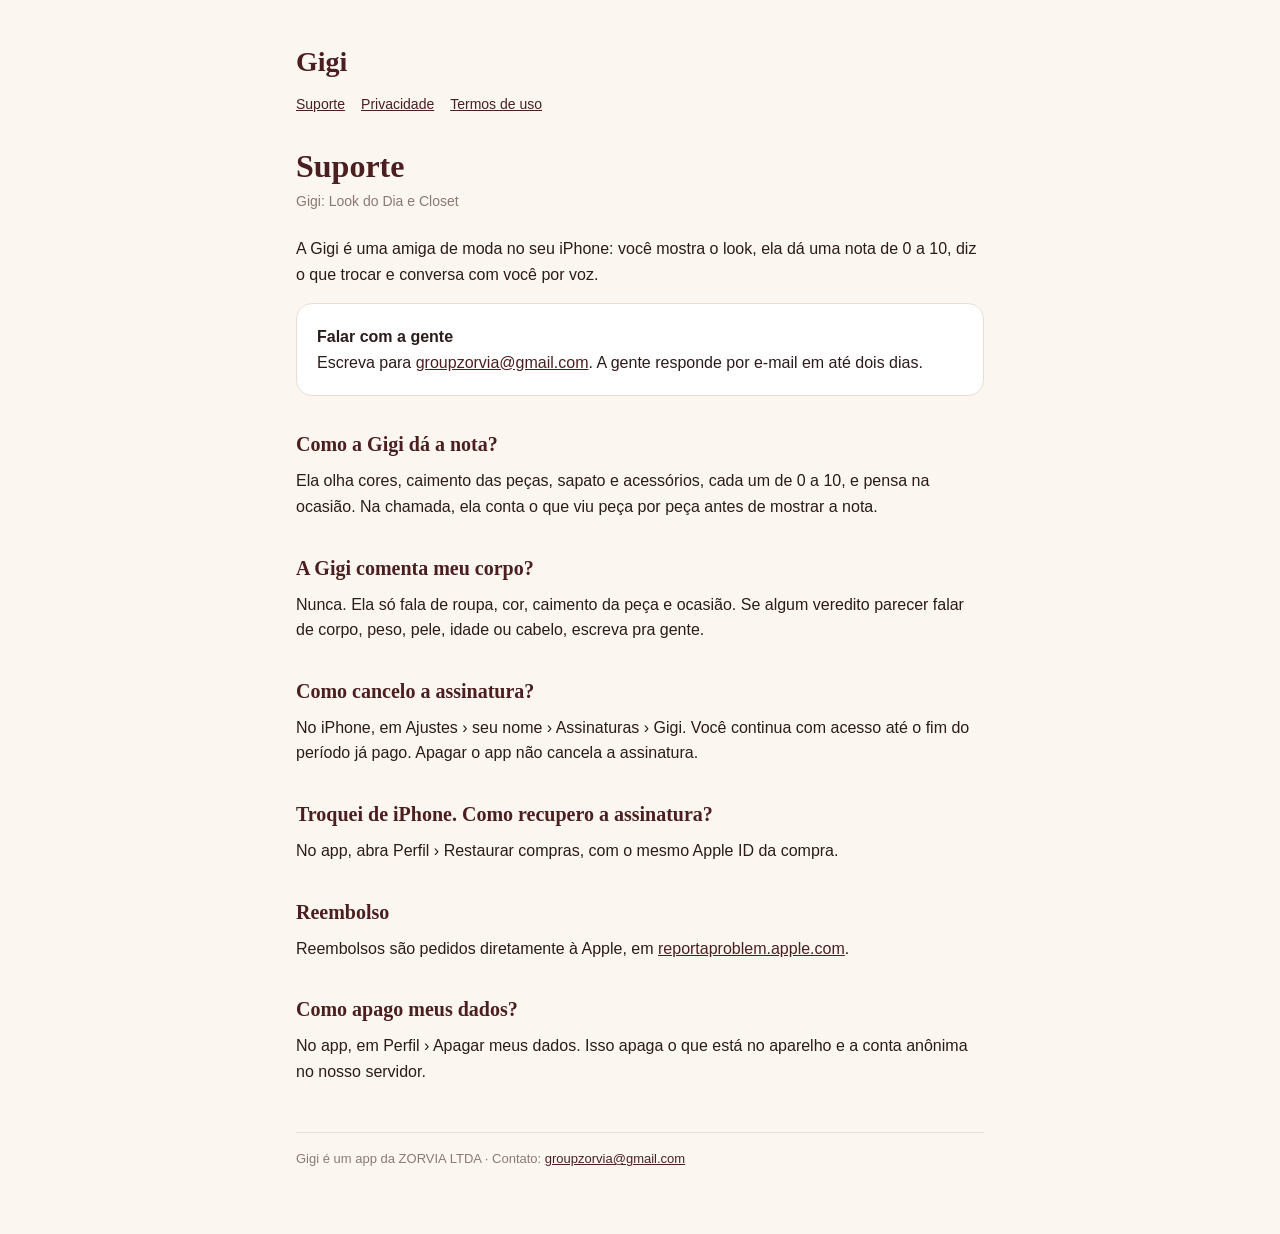
<file: index.html>
<!doctype html>
<html lang="pt-BR"><head><meta charset="utf-8"><meta name="viewport" content="width=device-width, initial-scale=1"><title>Gigi — Suporte</title><link rel="stylesheet" href="style.css"></head><body><main><header><a href="./">Gigi</a></header><nav><a href="./">Suporte</a><a href="privacidade.html">Privacidade</a><a href="termos.html">Termos de uso</a></nav>
<h1>Suporte</h1>
<p class="updated">Gigi: Look do Dia e Closet</p>
<p>A Gigi é uma amiga de moda no seu iPhone: você mostra o look, ela dá uma nota de 0 a 10, diz o que trocar e conversa com você por voz.</p>
<div class="card"><strong>Falar com a gente</strong><br>Escreva para <a href="mailto:groupzorvia@gmail.com">groupzorvia@gmail.com</a>. A gente responde por e-mail em até dois dias.</div>
<h2>Como a Gigi dá a nota?</h2>
<p>Ela olha cores, caimento das peças, sapato e acessórios, cada um de 0 a 10, e pensa na ocasião. Na chamada, ela conta o que viu peça por peça antes de mostrar a nota.</p>
<h2>A Gigi comenta meu corpo?</h2>
<p>Nunca. Ela só fala de roupa, cor, caimento da peça e ocasião. Se algum veredito parecer falar de corpo, peso, pele, idade ou cabelo, escreva pra gente.</p>
<h2>Como cancelo a assinatura?</h2>
<p>No iPhone, em Ajustes › seu nome › Assinaturas › Gigi. Você continua com acesso até o fim do período já pago. Apagar o app não cancela a assinatura.</p>
<h2>Troquei de iPhone. Como recupero a assinatura?</h2>
<p>No app, abra Perfil › Restaurar compras, com o mesmo Apple ID da compra.</p>
<h2>Reembolso</h2>
<p>Reembolsos são pedidos diretamente à Apple, em <a href="https://reportaproblem.apple.com">reportaproblem.apple.com</a>.</p>
<h2>Como apago meus dados?</h2>
<p>No app, em Perfil › Apagar meus dados. Isso apaga o que está no aparelho e a conta anônima no nosso servidor.</p>
<footer>Gigi é um app da ZORVIA LTDA · Contato: <a href="mailto:groupzorvia@gmail.com">groupzorvia@gmail.com</a></footer></main></body></html>
</file>
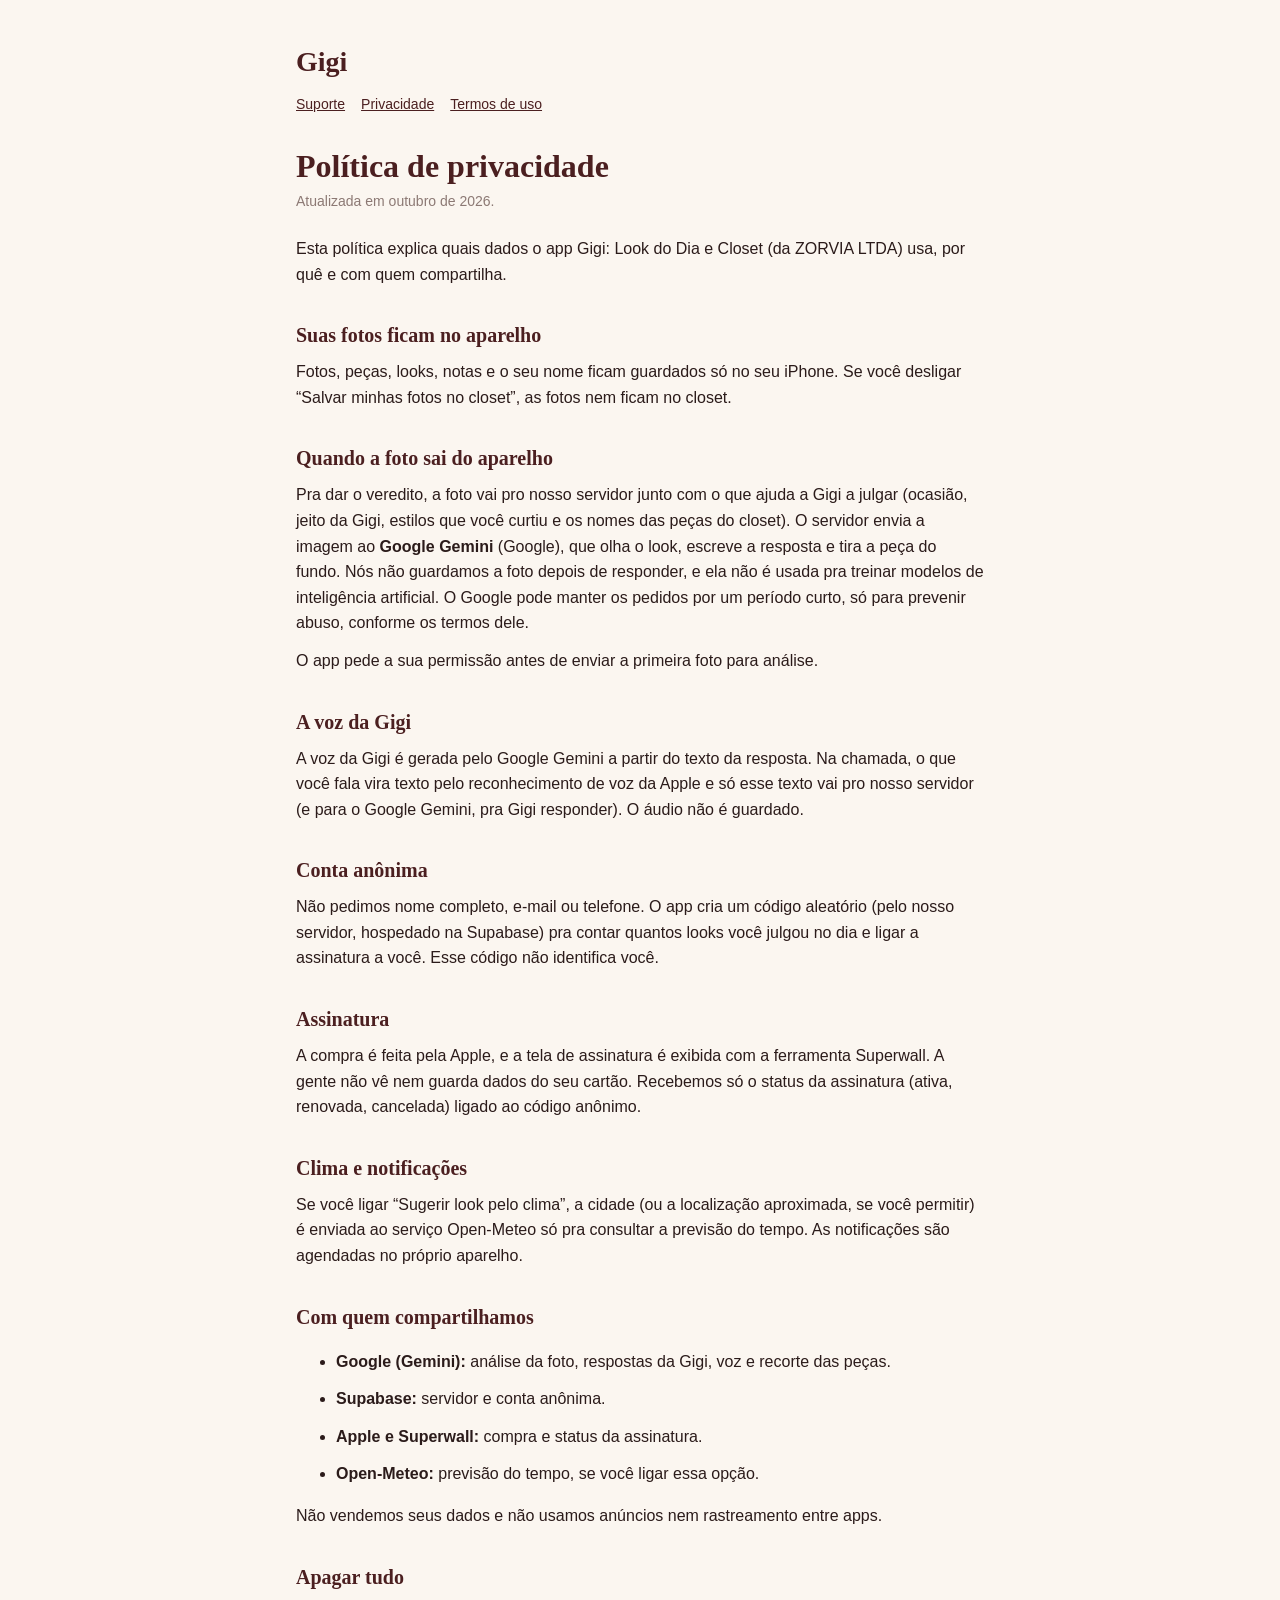
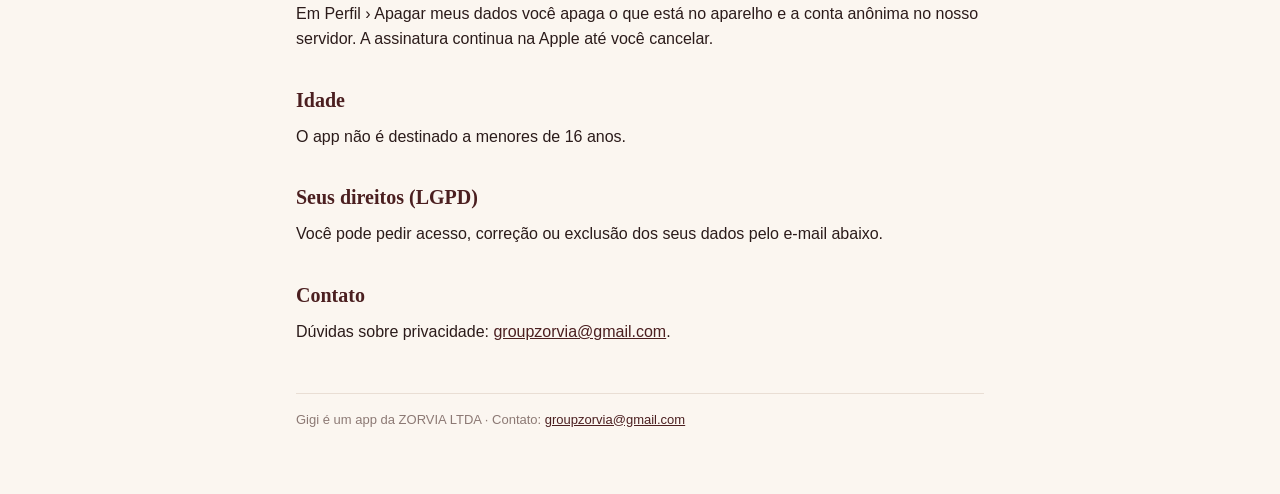
<file: privacidade.html>
<!doctype html>
<html lang="pt-BR"><head><meta charset="utf-8"><meta name="viewport" content="width=device-width, initial-scale=1"><title>Gigi — Política de privacidade</title><link rel="stylesheet" href="style.css"></head><body><main><header><a href="./">Gigi</a></header><nav><a href="./">Suporte</a><a href="privacidade.html">Privacidade</a><a href="termos.html">Termos de uso</a></nav>
<h1>Política de privacidade</h1>
<p class="updated">Atualizada em outubro de 2026.</p>
<p>Esta política explica quais dados o app Gigi: Look do Dia e Closet (da ZORVIA LTDA) usa, por quê e com quem compartilha.</p>
<h2>Suas fotos ficam no aparelho</h2>
<p>Fotos, peças, looks, notas e o seu nome ficam guardados só no seu iPhone. Se você desligar “Salvar minhas fotos no closet”, as fotos nem ficam no closet.</p>
<h2>Quando a foto sai do aparelho</h2>
<p>Pra dar o veredito, a foto vai pro nosso servidor junto com o que ajuda a Gigi a julgar (ocasião, jeito da Gigi, estilos que você curtiu e os nomes das peças do closet). O servidor envia a imagem ao <strong>Google Gemini</strong> (Google), que olha o look, escreve a resposta e tira a peça do fundo. Nós não guardamos a foto depois de responder, e ela não é usada pra treinar modelos de inteligência artificial. O Google pode manter os pedidos por um período curto, só para prevenir abuso, conforme os termos dele.</p>
<p>O app pede a sua permissão antes de enviar a primeira foto para análise.</p>
<h2>A voz da Gigi</h2>
<p>A voz da Gigi é gerada pelo Google Gemini a partir do texto da resposta. Na chamada, o que você fala vira texto pelo reconhecimento de voz da Apple e só esse texto vai pro nosso servidor (e para o Google Gemini, pra Gigi responder). O áudio não é guardado.</p>
<h2>Conta anônima</h2>
<p>Não pedimos nome completo, e-mail ou telefone. O app cria um código aleatório (pelo nosso servidor, hospedado na Supabase) pra contar quantos looks você julgou no dia e ligar a assinatura a você. Esse código não identifica você.</p>
<h2>Assinatura</h2>
<p>A compra é feita pela Apple, e a tela de assinatura é exibida com a ferramenta Superwall. A gente não vê nem guarda dados do seu cartão. Recebemos só o status da assinatura (ativa, renovada, cancelada) ligado ao código anônimo.</p>
<h2>Clima e notificações</h2>
<p>Se você ligar “Sugerir look pelo clima”, a cidade (ou a localização aproximada, se você permitir) é enviada ao serviço Open-Meteo só pra consultar a previsão do tempo. As notificações são agendadas no próprio aparelho.</p>
<h2>Com quem compartilhamos</h2>
<ul>
<li><strong>Google (Gemini):</strong> análise da foto, respostas da Gigi, voz e recorte das peças.</li>
<li><strong>Supabase:</strong> servidor e conta anônima.</li>
<li><strong>Apple e Superwall:</strong> compra e status da assinatura.</li>
<li><strong>Open-Meteo:</strong> previsão do tempo, se você ligar essa opção.</li>
</ul>
<p>Não vendemos seus dados e não usamos anúncios nem rastreamento entre apps.</p>
<h2>Apagar tudo</h2>
<p>Em Perfil › Apagar meus dados você apaga o que está no aparelho e a conta anônima no nosso servidor. A assinatura continua na Apple até você cancelar.</p>
<h2>Idade</h2>
<p>O app não é destinado a menores de 16 anos.</p>
<h2>Seus direitos (LGPD)</h2>
<p>Você pode pedir acesso, correção ou exclusão dos seus dados pelo e-mail abaixo.</p>
<h2>Contato</h2>
<p>Dúvidas sobre privacidade: <a href="mailto:groupzorvia@gmail.com">groupzorvia@gmail.com</a>.</p>
<footer>Gigi é um app da ZORVIA LTDA · Contato: <a href="mailto:groupzorvia@gmail.com">groupzorvia@gmail.com</a></footer></main></body></html>
</file>
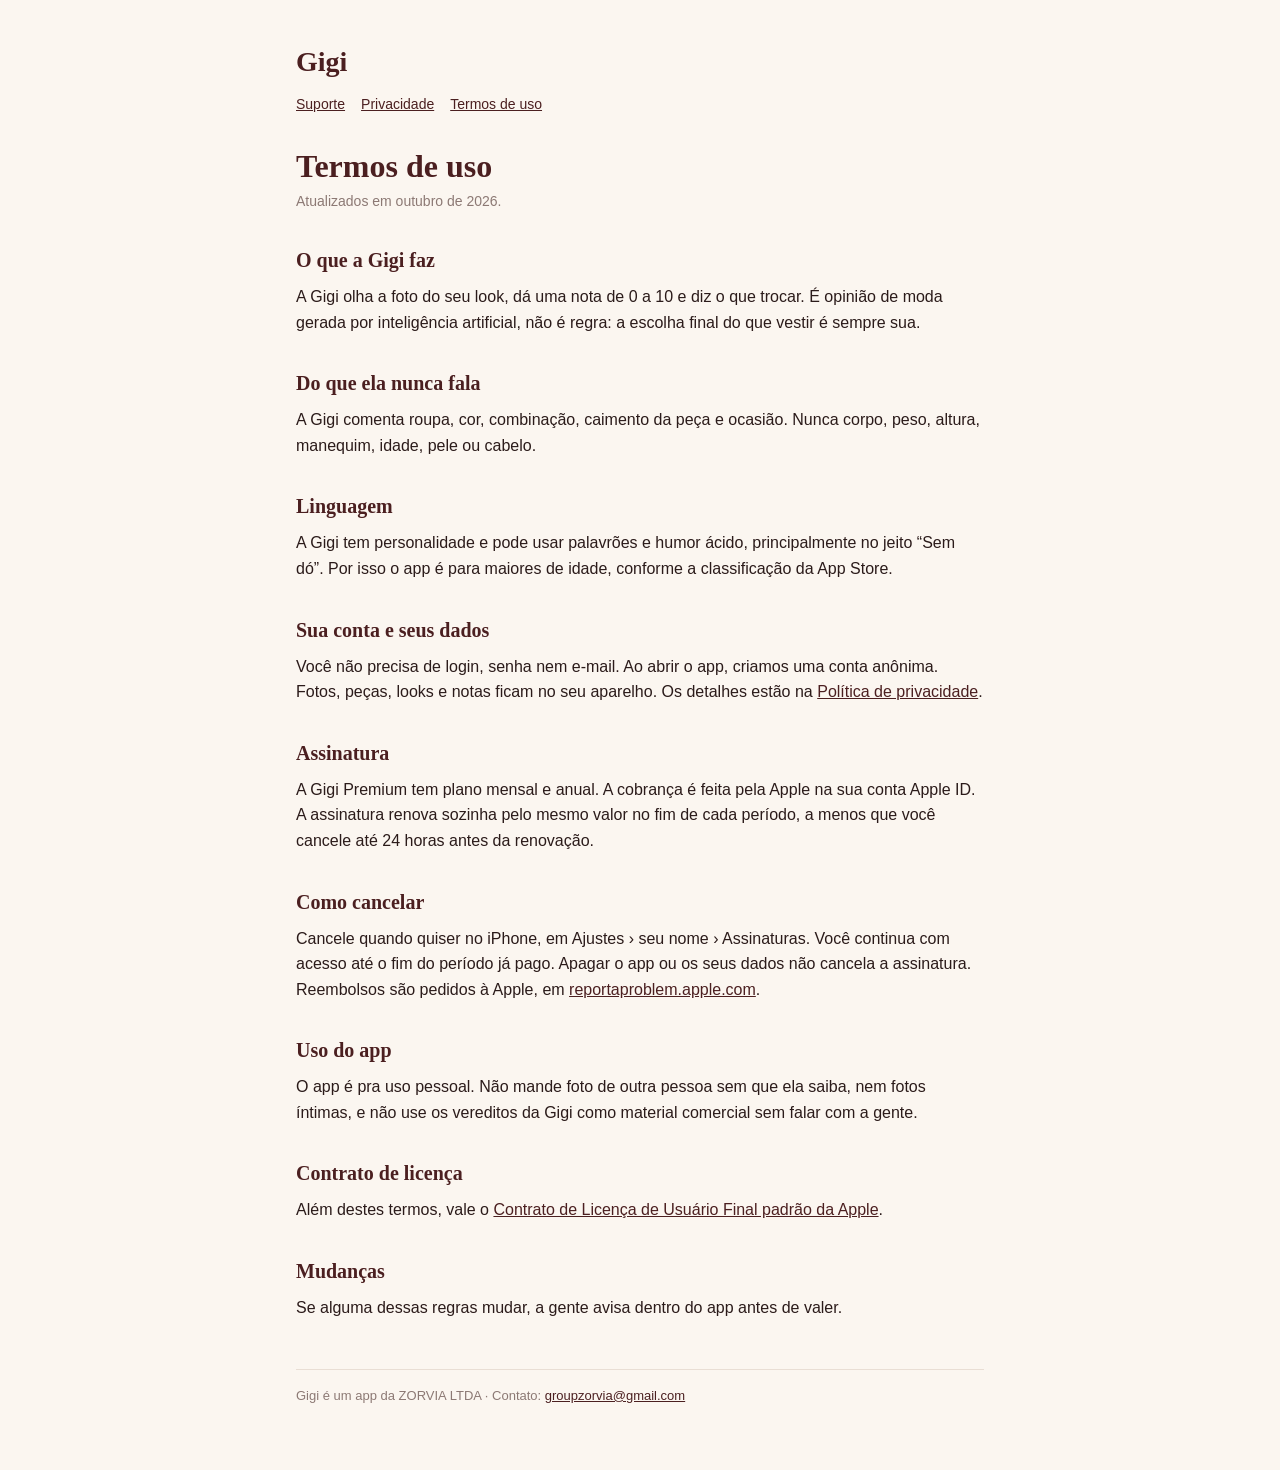
<file: termos.html>
<!doctype html>
<html lang="pt-BR"><head><meta charset="utf-8"><meta name="viewport" content="width=device-width, initial-scale=1"><title>Gigi — Termos de uso</title><link rel="stylesheet" href="style.css"></head><body><main><header><a href="./">Gigi</a></header><nav><a href="./">Suporte</a><a href="privacidade.html">Privacidade</a><a href="termos.html">Termos de uso</a></nav>
<h1>Termos de uso</h1>
<p class="updated">Atualizados em outubro de 2026.</p>
<h2>O que a Gigi faz</h2>
<p>A Gigi olha a foto do seu look, dá uma nota de 0 a 10 e diz o que trocar. É opinião de moda gerada por inteligência artificial, não é regra: a escolha final do que vestir é sempre sua.</p>
<h2>Do que ela nunca fala</h2>
<p>A Gigi comenta roupa, cor, combinação, caimento da peça e ocasião. Nunca corpo, peso, altura, manequim, idade, pele ou cabelo.</p>
<h2>Linguagem</h2>
<p>A Gigi tem personalidade e pode usar palavrões e humor ácido, principalmente no jeito “Sem dó”. Por isso o app é para maiores de idade, conforme a classificação da App Store.</p>
<h2>Sua conta e seus dados</h2>
<p>Você não precisa de login, senha nem e-mail. Ao abrir o app, criamos uma conta anônima. Fotos, peças, looks e notas ficam no seu aparelho. Os detalhes estão na <a href="privacidade.html">Política de privacidade</a>.</p>
<h2>Assinatura</h2>
<p>A Gigi Premium tem plano mensal e anual. A cobrança é feita pela Apple na sua conta Apple ID. A assinatura renova sozinha pelo mesmo valor no fim de cada período, a menos que você cancele até 24 horas antes da renovação.</p>
<h2>Como cancelar</h2>
<p>Cancele quando quiser no iPhone, em Ajustes › seu nome › Assinaturas. Você continua com acesso até o fim do período já pago. Apagar o app ou os seus dados não cancela a assinatura. Reembolsos são pedidos à Apple, em <a href="https://reportaproblem.apple.com">reportaproblem.apple.com</a>.</p>
<h2>Uso do app</h2>
<p>O app é pra uso pessoal. Não mande foto de outra pessoa sem que ela saiba, nem fotos íntimas, e não use os vereditos da Gigi como material comercial sem falar com a gente.</p>
<h2>Contrato de licença</h2>
<p>Além destes termos, vale o <a href="https://www.apple.com/legal/internet-services/itunes/dev/stdeula/">Contrato de Licença de Usuário Final padrão da Apple</a>.</p>
<h2>Mudanças</h2>
<p>Se alguma dessas regras mudar, a gente avisa dentro do app antes de valer.</p>
<footer>Gigi é um app da ZORVIA LTDA · Contato: <a href="mailto:groupzorvia@gmail.com">groupzorvia@gmail.com</a></footer></main></body></html>
</file>
<file: style.css>
:root { --wine: #4B1F20; --cream: #FBF6F0; --ink: #2B1B1A; --muted: #8C7974; --line: #E9DED4; }
* { box-sizing: border-box; }
body { margin: 0; background: var(--cream); color: var(--ink); font: 16px/1.6 -apple-system, BlinkMacSystemFont, "Segoe UI", Roboto, sans-serif; }
main { max-width: 720px; margin: 0 auto; padding: 40px 16px 64px; }
header a { color: var(--wine); text-decoration: none; font-family: Georgia, "Times New Roman", serif; font-size: 28px; font-weight: 700; }
nav { margin: 8px 0 32px; display: flex; gap: 16px; flex-wrap: wrap; }
nav a { color: var(--wine); font-size: 14px; }
h1 { font-family: Georgia, "Times New Roman", serif; color: var(--wine); font-size: 32px; line-height: 1.2; margin: 0 0 4px; }
h2 { font-family: Georgia, "Times New Roman", serif; color: var(--wine); font-size: 20px; margin: 32px 0 8px; }
.updated { color: var(--muted); font-size: 14px; margin: 0 0 24px; }
p, li { margin: 0 0 12px; }
a { color: var(--wine); }
.card { background: #fff; border: 1px solid var(--line); border-radius: 16px; padding: 20px; margin: 16px 0; }
footer { margin-top: 48px; color: var(--muted); font-size: 13px; border-top: 1px solid var(--line); padding-top: 16px; }
</file>
